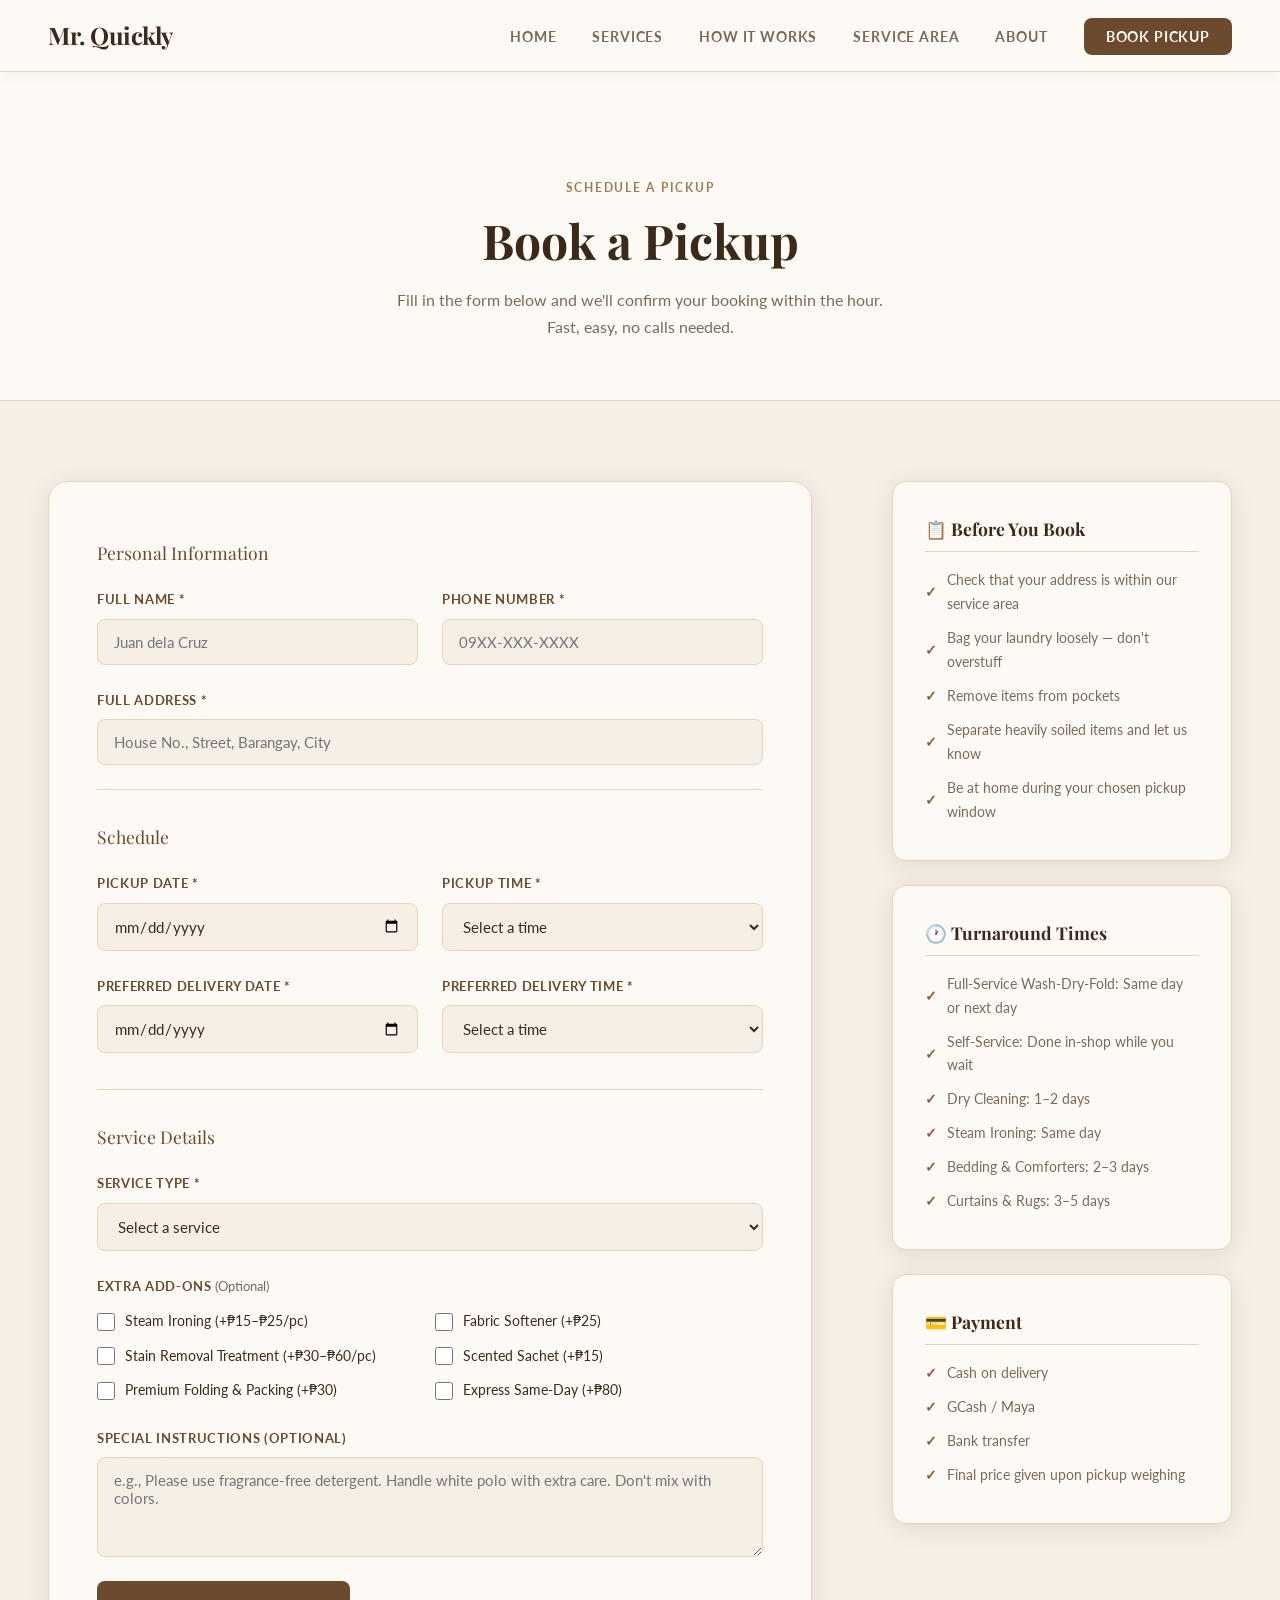
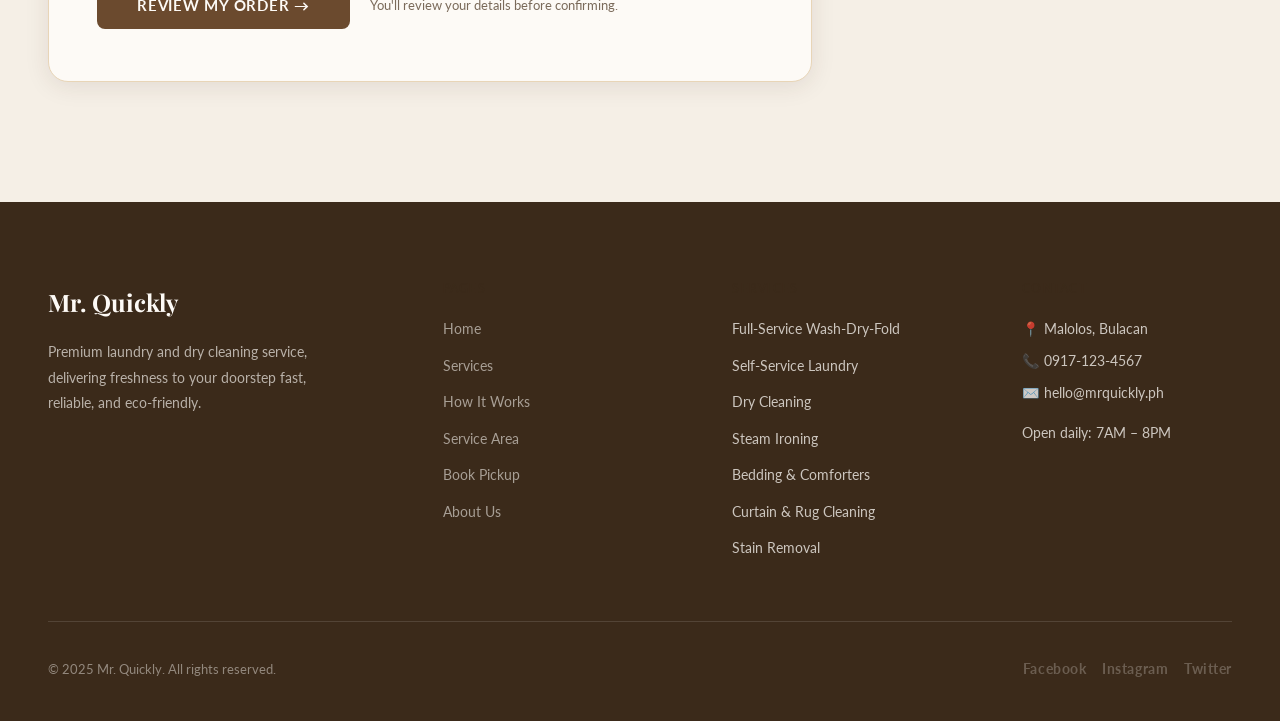
<file: book.html>
<!DOCTYPE html>
<html lang="en">
<head>
  <meta charset="UTF-8" />
  <meta name="viewport" content="width=device-width, initial-scale=1.0" />
  <title>Book a Pickup — Mr. Quickly</title>
  <link rel="stylesheet" href="style.css" />
  <style>
    /* ── ORDER SUMMARY PANEL ── */
    #order-summary {
      display: none;
      background: var(--white);
      border-radius: 20px;
      padding: 52px 48px;
      border: 1px solid var(--beige-mid);
      box-shadow: var(--shadow);
    }

    #order-summary h2 {
      font-size: 1.8rem;
      margin-bottom: 6px;
    }

    #order-summary .summary-subtitle {
      font-size: 0.9rem;
      color: var(--gray-warm);
      margin-bottom: 36px;
    }

    .summary-section {
      margin-bottom: 28px;
    }

    .summary-section-title {
      font-size: 0.75rem;
      font-weight: 700;
      letter-spacing: 0.12em;
      text-transform: uppercase;
      color: var(--brown-light);
      margin-bottom: 14px;
      padding-bottom: 8px;
      border-bottom: 1px solid var(--beige-mid);
    }

    .summary-row {
      display: flex;
      justify-content: space-between;
      align-items: flex-start;
      gap: 24px;
      margin-bottom: 10px;
      font-size: 0.92rem;
    }

    .summary-row .label {
      color: var(--gray-warm);
      flex-shrink: 0;
      min-width: 160px;
    }

    .summary-row .value {
      font-weight: 700;
      color: var(--brown-deep);
      text-align: right;
    }

    .summary-addons {
      font-size: 0.88rem;
      color: var(--gray-warm);
      margin-top: 4px;
    }

    .summary-price-box {
      background: var(--beige);
      border-radius: var(--radius-sm);
      padding: 20px 24px;
      margin: 28px 0;
      border: 1px solid var(--beige-mid);
    }

    .summary-price-box p {
      font-size: 0.82rem;
      color: var(--gray-warm);
      line-height: 1.7;
    }

    .summary-price-box strong {
      color: var(--brown-deep);
    }

    .summary-actions {
      display: flex;
      gap: 16px;
      align-items: center;
      margin-top: 32px;
    }

    .btn-secondary {
      display: inline-block;
      background: transparent;
      color: var(--brown-mid);
      padding: 13px 28px;
      border-radius: var(--radius-sm);
      font-family: 'Lato', sans-serif;
      font-size: 0.9rem;
      font-weight: 700;
      letter-spacing: 0.05em;
      text-transform: uppercase;
      border: 2px solid var(--beige-mid);
      cursor: pointer;
    }

    .btn-secondary:hover {
      border-color: var(--brown-mid);
    }

    .summary-note {
      font-size: 0.8rem;
      color: var(--gray-warm);
    }

    .summary-instructions {
      font-size: 0.88rem;
      color: var(--brown-deep);
      font-style: italic;
      background: var(--beige);
      padding: 12px 16px;
      border-radius: var(--radius-sm);
      margin-top: 4px;
    }

    /* ── LAUNDRY STEP CARDS ── */
    .laundry-steps-grid {
      display: grid;
      grid-template-columns: repeat(3, 1fr);
      gap: 14px;
      margin-bottom: 14px;
    }

    .laundry-step-card {
      cursor: pointer;
      display: block;
    }

    .laundry-step-card input[type="checkbox"] {
      display: none;
    }

    .step-card-inner {
      display: flex;
      flex-direction: column;
      gap: 10px;
      background: var(--beige);
      border: 2px solid var(--beige-mid);
      border-radius: var(--radius);
      padding: 20px 18px;
      transition: border-color 0.15s, background 0.15s, box-shadow 0.15s;
      height: 100%;
    }

    .laundry-step-card:hover .step-card-inner {
      border-color: var(--brown-light);
    }

    .laundry-step-card input:checked ~ .step-card-inner {
      border-color: var(--brown-mid);
      background: var(--white);
      box-shadow: 0 0 0 3px rgba(107,74,46,0.12);
    }

    .step-card-icon {
      font-size: 1.8rem;
      line-height: 1;
    }

    .step-card-body strong {
      display: block;
      font-family: 'Playfair Display', serif;
      font-size: 1rem;
      color: var(--brown-deep);
      margin-bottom: 4px;
    }

    .step-card-body span {
      display: block;
      font-size: 0.82rem;
      color: var(--gray-warm);
      line-height: 1.6;
      margin-bottom: 10px;
    }

    .step-card-price {
      font-size: 0.85rem;
      font-weight: 700;
      color: var(--brown-accent);
      letter-spacing: 0.02em;
    }

    .laundry-note {
      font-size: 0.83rem;
      color: var(--gray-warm);
      background: var(--beige);
      border-left: 3px solid var(--tan);
      padding: 10px 14px;
      border-radius: 0 var(--radius-sm) var(--radius-sm) 0;
      margin-bottom: 24px;
      line-height: 1.6;
    }

    #laundry-steps-error {
      display: none;
      color: #c0392b;
      font-size: 0.78rem;
      margin-bottom: 10px;
    }

    #laundry-steps-error.show {
      display: block !important;
    }

    .step-card-inner.error-border {
      border-color: #c0392b !important;
    }
  </style>
</head>
<body>

  <!-- NAVBAR -->
  <nav class="navbar">
    <div class="navbar-inner">
      <a href="index.html" class="navbar-logo">Mr. Quickly</a>
      <ul class="navbar-links">
        <li><a href="index.html">Home</a></li>
        <li><a href="services.html">Services</a></li>
        <li><a href="how-it-works.html">How It Works</a></li>
        <li><a href="service-area.html">Service Area</a></li>
        <li><a href="about.html">About</a></li>
        <li class="nav-cta"><a href="book.html" class="active">Book Pickup</a></li>
      </ul>
    </div>
  </nav>

  <div class="page-content">

    <!-- HERO -->
    <section class="book-hero">
      <span class="section-label">Schedule a Pickup</span>
      <h1>Book a Pickup</h1>
      <p>Fill in the form below and we'll confirm your booking within the hour. Fast, easy, no calls needed.</p>
    </section>

    <!-- BOOKING FORM -->
    <section class="book-section">

      <div class="book-form-wrap">

        <!-- STEP 1: FORM -->
        <form class="laundry-form" id="bookingForm" novalidate>

          <p class="form-section-title">Personal Information</p>

          <div class="form-row">
            <div class="form-group">
              <label for="name">Full Name *</label>
              <input type="text" id="name" name="name" placeholder="Juan dela Cruz" />
              <span class="error-msg" id="name-error">Please enter your full name.</span>
            </div>
            <div class="form-group">
              <label for="phone">Phone Number *</label>
              <input type="tel" id="phone" name="phone" placeholder="09XX-XXX-XXXX" />
              <span class="error-msg" id="phone-error">Please enter a valid phone number.</span>
            </div>
          </div>

          <div class="form-group">
            <label for="address">Full Address *</label>
            <input type="text" id="address" name="address" placeholder="House No., Street, Barangay, City" />
            <span class="error-msg" id="address-error">Please enter your full address.</span>
          </div>

          <hr class="form-divider" />
          <p class="form-section-title">Schedule</p>

          <div class="form-row">
            <div class="form-group">
              <label for="pickup-date">Pickup Date *</label>
              <input type="date" id="pickup-date" name="pickup-date" />
              <span class="error-msg" id="pickup-date-error">Please select a pickup date.</span>
            </div>
            <div class="form-group">
              <label for="pickup-time">Pickup Time *</label>
              <select id="pickup-time" name="pickup-time">
                <option value="">Select a time</option>
                <option>7:00 AM – 9:00 AM</option>
                <option>9:00 AM – 11:00 AM</option>
                <option>11:00 AM – 1:00 PM</option>
                <option>1:00 PM – 3:00 PM</option>
                <option>3:00 PM – 5:00 PM</option>
                <option>5:00 PM – 7:00 PM</option>
              </select>
              <span class="error-msg" id="pickup-time-error">Please select a pickup time.</span>
            </div>
          </div>

          <div class="form-row">
            <div class="form-group">
              <label for="delivery-date">Preferred Delivery Date *</label>
              <input type="date" id="delivery-date" name="delivery-date" />
              <span class="error-msg" id="delivery-date-error">Please select a delivery date.</span>
            </div>
            <div class="form-group">
              <label for="delivery-time">Preferred Delivery Time *</label>
              <select id="delivery-time" name="delivery-time">
                <option value="">Select a time</option>
                <option>7:00 AM – 9:00 AM</option>
                <option>9:00 AM – 11:00 AM</option>
                <option>11:00 AM – 1:00 PM</option>
                <option>1:00 PM – 3:00 PM</option>
                <option>3:00 PM – 5:00 PM</option>
                <option>5:00 PM – 7:00 PM</option>
              </select>
              <span class="error-msg" id="delivery-time-error">Please select a delivery time.</span>
            </div>
          </div>

          <hr class="form-divider" />
          <p class="form-section-title">Service Details</p>

          <div class="form-group">
            <label for="service-type">Service Type *</label>
            <select id="service-type" name="service-type">
              <option value="">Select a service</option>
              <option value="laundry">Laundry (Wash / Dry / Fold — choose below)</option>
              <option value="ironing">Steam Ironing & Pressing — ₱15–₱25/piece</option>
              <option value="bedding">Bedding & Comforter Cleaning — ₱250–₱450/set</option>
              <option value="curtains">Curtain & Rug Cleaning — ₱150–₱300/piece</option>
              <option value="stain">Stain Removal Treatment — ₱30–₱60/item</option>
            </select>
            <span class="error-msg" id="service-type-error">Please select a service type.</span>
          </div>

          <!-- LAUNDRY OPTIONS — shown only when "Laundry" is selected -->
          <div id="laundry-options" style="display:none;">
            <label class="checkboxes-label">Laundry Steps <span style="font-weight:400;text-transform:none;letter-spacing:0;color:var(--gray-warm);font-size:0.82rem;">— pick at least one *</span></label>
            <span class="error-msg" id="laundry-steps-error" style="display:none; color:#c0392b; font-size:0.78rem; margin-bottom:10px; display:none;">Please select at least one laundry step.</span>
            <div class="laundry-steps-grid">

              <label class="laundry-step-card" id="card-wash">
                <input type="checkbox" name="laundry-step" value="wash" id="step-wash" />
                <div class="step-card-inner">
                  <div class="step-card-icon">🫧</div>
                  <div class="step-card-body">
                    <strong>Wash</strong>
                    <span>Machine wash with premium detergent, sorted by color &amp; fabric type.</span>
                    <div class="step-card-price">₱40–₱55 / kg</div>
                  </div>
                </div>
              </label>

              <label class="laundry-step-card" id="card-dry">
                <input type="checkbox" name="laundry-step" value="dry" id="step-dry" />
                <div class="step-card-inner">
                  <div class="step-card-icon">🌬️</div>
                  <div class="step-card-body">
                    <strong>Dry</strong>
                    <span>Commercial tumble drying at correct temperature per fabric.</span>
                    <div class="step-card-price">₱25–₱35 / kg</div>
                  </div>
                </div>
              </label>

              <label class="laundry-step-card" id="card-fold">
                <input type="checkbox" name="laundry-step" value="fold" id="step-fold" />
                <div class="step-card-inner">
                  <div class="step-card-icon">👕</div>
                  <div class="step-card-body">
                    <strong>Fold</strong>
                    <span>Neatly folded and sealed in packaging, ready to put away.</span>
                    <div class="step-card-price">₱15–₱20 / kg</div>
                  </div>
                </div>
              </label>

            </div>
            <p class="laundry-note">💡 Selecting all three (Wash + Dry + Fold) gives you our full laundry service at <strong>₱75–₱90/kg</strong>.</p>
          </div>

          <label class="checkboxes-label" style="margin-top:8px;">Extra Add-Ons <span style="font-weight:400;text-transform:none;letter-spacing:0;color:var(--gray-warm);font-size:0.82rem;">(Optional)</span></label>
          <div class="checkboxes-grid">
            <label class="checkbox-item">
              <input type="checkbox" name="addons" value="Steam Ironing (+₱15–₱25/pc)" />
              Steam Ironing (+₱15–₱25/pc)
            </label>
            <label class="checkbox-item">
              <input type="checkbox" name="addons" value="Fabric Softener (+₱25)" />
              Fabric Softener (+₱25)
            </label>
            <label class="checkbox-item">
              <input type="checkbox" name="addons" value="Stain Removal Treatment (+₱30–₱60/pc)" />
              Stain Removal Treatment (+₱30–₱60/pc)
            </label>
            <label class="checkbox-item">
              <input type="checkbox" name="addons" value="Scented Sachet (+₱15)" />
              Scented Sachet (+₱15)
            </label>
            <label class="checkbox-item">
              <input type="checkbox" name="addons" value="Premium Folding & Packing (+₱30)" />
              Premium Folding & Packing (+₱30)
            </label>
            <label class="checkbox-item">
              <input type="checkbox" name="addons" value="Express Same-Day (+₱80)" />
              Express Same-Day (+₱80)
            </label>
          </div>

          <div class="form-group">
            <label for="instructions">Special Instructions (Optional)</label>
            <textarea id="instructions" name="instructions" placeholder="e.g., Please use fragrance-free detergent. Handle white polo with extra care. Don't mix with colors."></textarea>
          </div>

          <div class="form-submit-row">
            <button type="submit" class="btn-primary">Review My Order →</button>
            <span class="form-note">You'll review your details before confirming.</span>
          </div>

        </form>

        <!-- STEP 2: ORDER SUMMARY -->
        <div id="order-summary">
          <span class="section-label">Step 2 of 2</span>
          <h2>Review Your Order</h2>
          <p class="summary-subtitle">Please check your details before confirming. You can go back to make changes.</p>

          <div class="summary-section">
            <div class="summary-section-title">Customer Information</div>
            <div class="summary-row"><span class="label">Name</span><span class="value" id="sum-name"></span></div>
            <div class="summary-row"><span class="label">Phone</span><span class="value" id="sum-phone"></span></div>
            <div class="summary-row"><span class="label">Address</span><span class="value" id="sum-address"></span></div>
          </div>

          <div class="summary-section">
            <div class="summary-section-title">Schedule</div>
            <div class="summary-row"><span class="label">Pickup Date & Time</span><span class="value" id="sum-pickup"></span></div>
            <div class="summary-row"><span class="label">Delivery Date & Time</span><span class="value" id="sum-delivery"></span></div>
          </div>

          <div class="summary-section">
            <div class="summary-section-title">Service</div>
            <div class="summary-row"><span class="label">Service Type</span><span class="value" id="sum-service"></span></div>
            <div class="summary-row" id="sum-steps-row" style="display:none;"><span class="label">Pricing</span><span class="value" id="sum-steps"></span></div>
            <div class="summary-row" id="sum-addons-row">
              <span class="label">Add-Ons</span>
              <span class="value" id="sum-addons"></span>
            </div>
            <div id="sum-instructions-row" style="display:none;">
              <div class="summary-row"><span class="label">Special Instructions</span></div>
              <div class="summary-instructions" id="sum-instructions"></div>
            </div>
          </div>

          <div class="summary-price-box">
            <p>💡 <strong>Final price is determined upon pickup</strong> based on actual weight or item count. The rates shown are estimates only. We'll send you a breakdown via SMS after pickup.</p>
          </div>

          <div class="summary-actions">
            <button type="button" class="btn-primary" id="confirmBtn">Confirm Booking ✓</button>
            <button type="button" class="btn-secondary" id="backBtn">← Edit Details</button>
            <span class="summary-note">SMS confirmation within the hour.</span>
          </div>
        </div>

        <!-- STEP 3: CONFIRMATION -->
        <div id="confirmation-msg">
          <h3>🎉 Booking Confirmed!</h3>
          <p>Thank you! We've received your booking and will send an SMS confirmation to your number shortly. See you on pickup day!</p>
        </div>

      </div>

      <!-- SIDEBAR -->
      <div class="book-sidebar">

        <div class="sidebar-card">
          <h3>📋 Before You Book</h3>
          <ul>
            <li>Check that your address is within our service area</li>
            <li>Bag your laundry loosely — don't overstuff</li>
            <li>Remove items from pockets</li>
            <li>Separate heavily soiled items and let us know</li>
            <li>Be at home during your chosen pickup window</li>
          </ul>
        </div>

        <div class="sidebar-card">
          <h3>🕐 Turnaround Times</h3>
          <ul>
            <li>Full-Service Wash-Dry-Fold: Same day or next day</li>
            <li>Self-Service: Done in-shop while you wait</li>
            <li>Dry Cleaning: 1–2 days</li>
            <li>Steam Ironing: Same day</li>
            <li>Bedding & Comforters: 2–3 days</li>
            <li>Curtains & Rugs: 3–5 days</li>
          </ul>
        </div>

        <div class="sidebar-card">
          <h3>💳 Payment</h3>
          <ul>
            <li>Cash on delivery</li>
            <li>GCash / Maya</li>
            <li>Bank transfer</li>
            <li>Final price given upon pickup weighing</li>
          </ul>
        </div>

      </div>

    </section>

  </div>

  <!-- FOOTER -->
  <footer class="footer">
    <div class="footer-inner">
      <div class="footer-top">
        <div class="footer-brand">
          <div class="footer-logo">Mr. Quickly</div>
          <p>Premium laundry and dry cleaning service, delivering freshness to your doorstep fast, reliable, and eco-friendly.</p>
        </div>
        <div class="footer-col">
          <h4>Pages</h4>
          <ul>
            <li><a href="index.html">Home</a></li>
            <li><a href="services.html">Services</a></li>
            <li><a href="how-it-works.html">How It Works</a></li>
            <li><a href="service-area.html">Service Area</a></li>
            <li><a href="book.html">Book Pickup</a></li>
            <li><a href="about.html">About Us</a></li>
          </ul>
        </div>
        <div class="footer-col">
          <h4>Services</h4>
          <ul>
            <li>Full-Service Wash-Dry-Fold</li>
            <li>Self-Service Laundry</li>
            <li>Dry Cleaning</li>
            <li>Steam Ironing</li>
            <li>Bedding & Comforters</li>
            <li>Curtain & Rug Cleaning</li>
            <li>Stain Removal</li>
          </ul>
        </div>
        <div class="footer-col footer-contact">
          <h4>Contact</h4>
          <p>📍 Malolos, Bulacan</p>
          <p>📞 0917-123-4567</p>
          <p>✉️ hello@mrquickly.ph</p>
          <p style="margin-top:16px;">Open daily: 7AM – 8PM</p>
        </div>
      </div>
      <div class="footer-bottom">
        <span>© 2025 Mr. Quickly. All rights reserved.</span>
        <div class="social-links">
          <a href="#">Facebook</a>
          <a href="#">Instagram</a>
          <a href="#">Twitter</a>
        </div>
      </div>
    </div>
  </footer>

  <script src="script.js"></script>
</body>
</html>
</file>
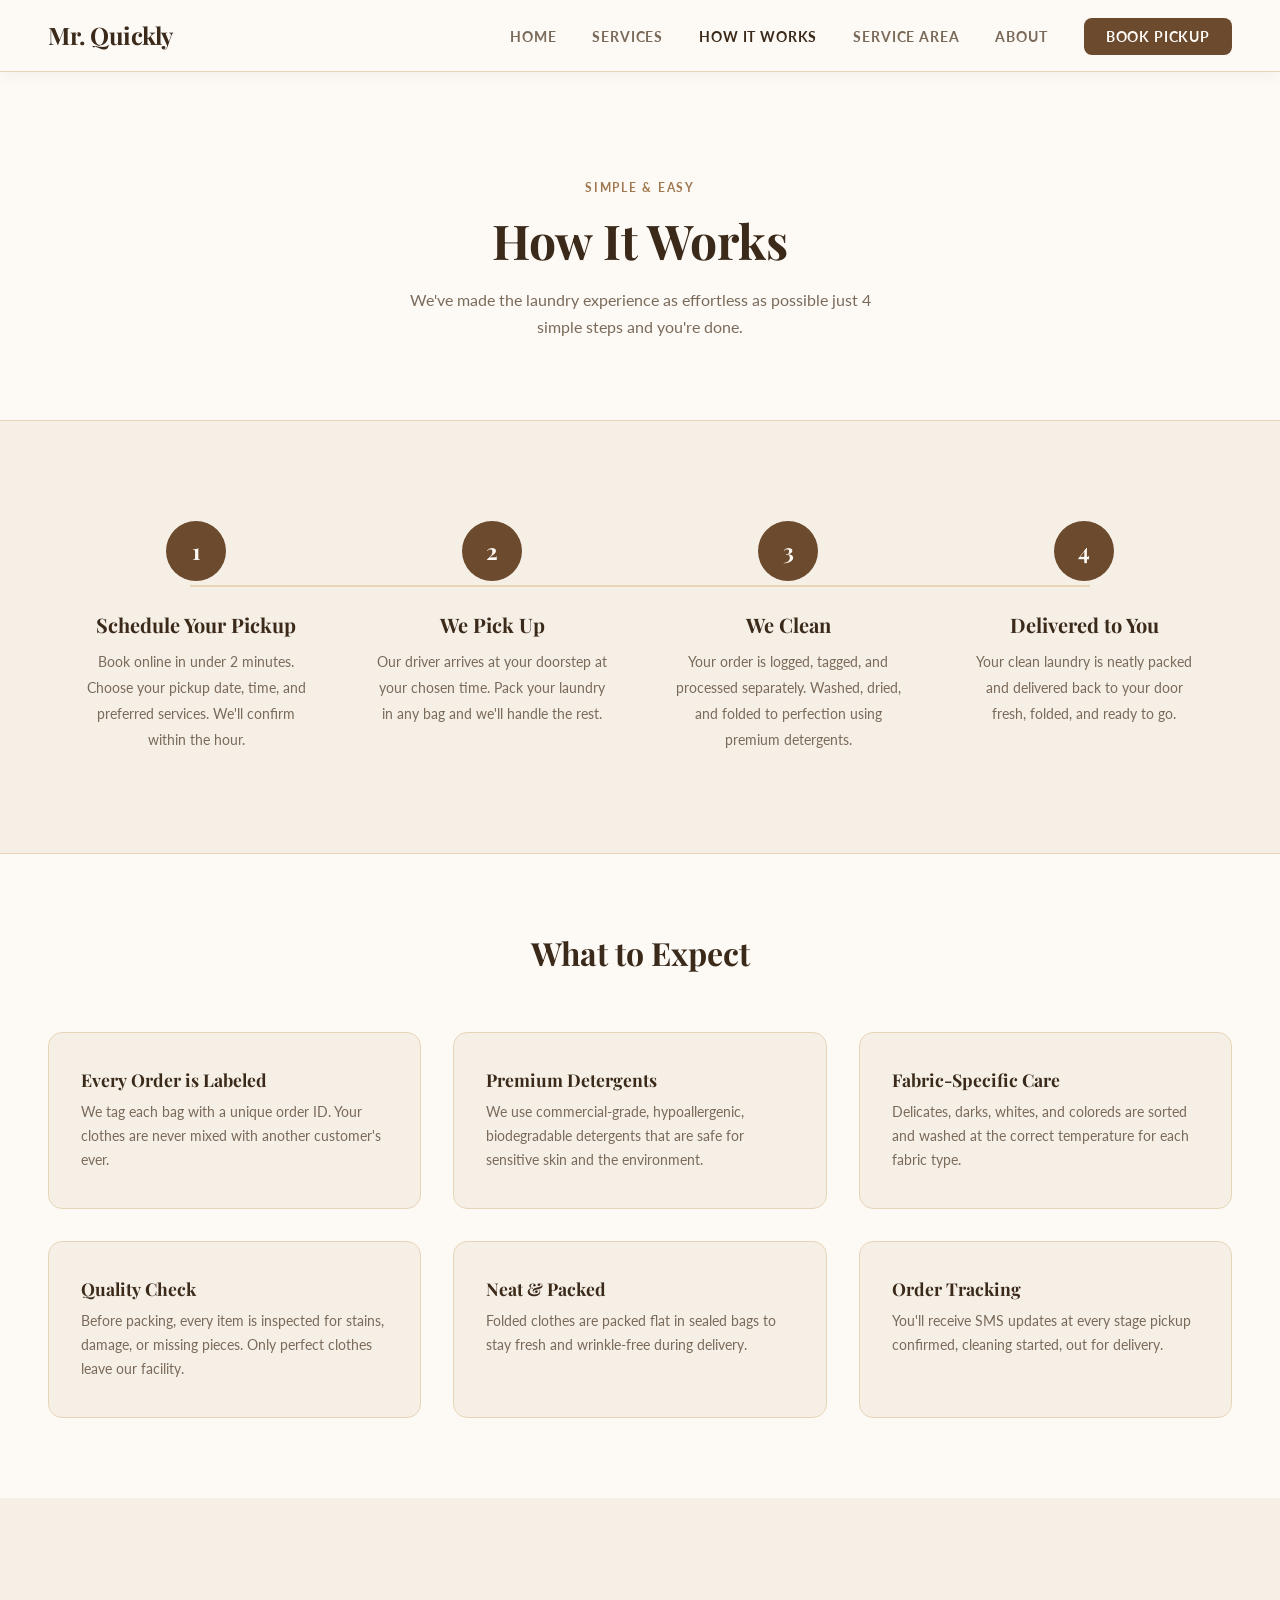
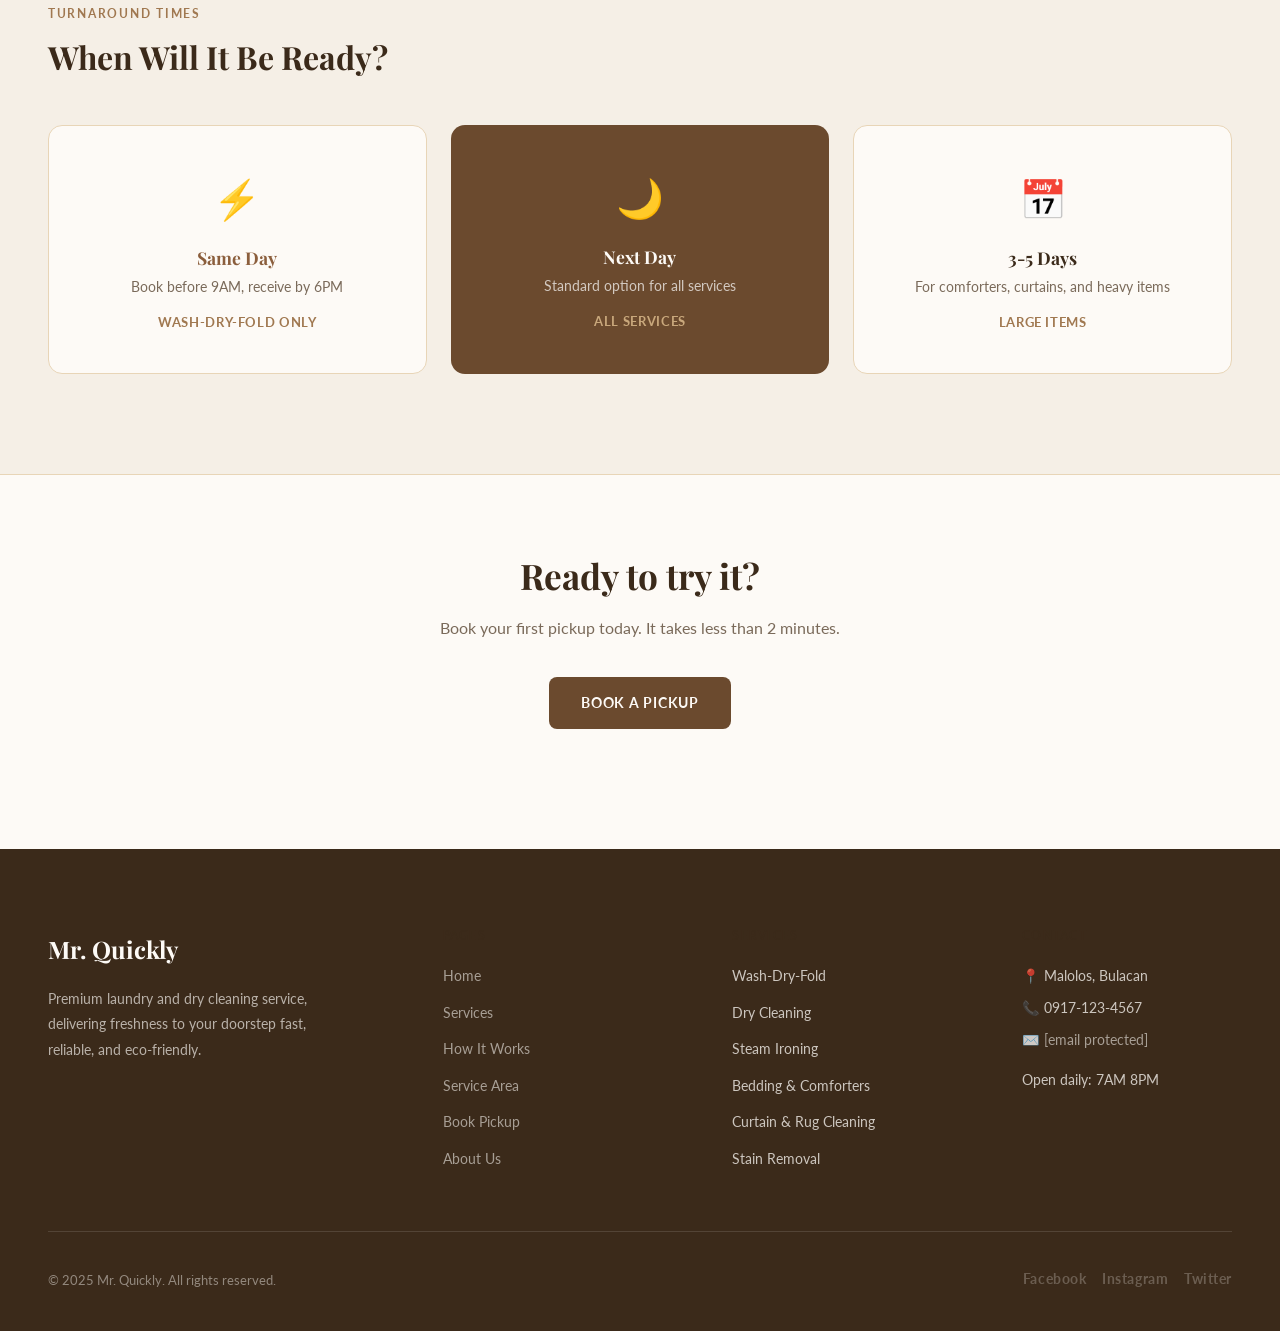
<file: how-it-works.html>
<!DOCTYPE html>
<html lang="en">
<head>
  <meta charset="UTF-8" />
  <meta name="viewport" content="width=device-width, initial-scale=1.0" />
  <title>How It Works Mr. Quickly</title>
  <link rel="stylesheet" href="style.css" />
</head>
<body>

  <!-- NAVBAR -->
  <nav class="navbar">
    <div class="navbar-inner">
      <a href="index.html" class="navbar-logo">Mr. Quickly</a>
      <ul class="navbar-links">
        <li><a href="index.html">Home</a></li>
        <li><a href="services.html">Services</a></li>
        <li><a href="how-it-works.html" class="active">How It Works</a></li>
        <li><a href="service-area.html">Service Area</a></li>
        <li><a href="about.html">About</a></li>
        <li class="nav-cta"><a href="book.html">Book Pickup</a></li>
      </ul>
    </div>
  </nav>

  <div class="page-content">

    <!-- HERO -->
    <section class="hiw-hero">
      <span class="section-label">Simple & Easy</span>
      <h1>How It Works</h1>
      <p>We've made the laundry experience as effortless as possible just 4 simple steps and you're done.</p>
    </section>

    <!-- STEPS -->
    <section class="steps-section">
      <div class="steps-grid">
        <div class="step-card">
          <div class="step-num">1</div>
          <h3>Schedule Your Pickup</h3>
          <p>Book online in under 2 minutes. Choose your pickup date, time, and preferred services. We'll confirm within the hour.</p>
        </div>
        <div class="step-card">
          <div class="step-num">2</div>
          <h3>We Pick Up</h3>
          <p>Our driver arrives at your doorstep at your chosen time. Pack your laundry in any bag and we'll handle the rest.</p>
        </div>
        <div class="step-card">
          <div class="step-num">3</div>
          <h3>We Clean</h3>
          <p>Your order is logged, tagged, and processed separately. Washed, dried, and folded to perfection using premium detergents.</p>
        </div>
        <div class="step-card">
          <div class="step-num">4</div>
          <h3>Delivered to You</h3>
          <p>Your clean laundry is neatly packed and delivered back to your door fresh, folded, and ready to go.</p>
        </div>
      </div>
    </section>

    <!-- DETAILS SECTION -->
    <section class="hiw-details">
      <div class="hiw-details-inner">
        <h2>What to Expect</h2>
        <div class="hiw-details-grid">

          <div class="hiw-detail-card">
            <h4>Every Order is Labeled</h4>
            <p>We tag each bag with a unique order ID. Your clothes are never mixed with another customer's ever.</p>
          </div>

          <div class="hiw-detail-card">
            <h4>Premium Detergents</h4>
            <p>We use commercial-grade, hypoallergenic, biodegradable detergents that are safe for sensitive skin and the environment.</p>
          </div>

          <div class="hiw-detail-card">
            <h4>Fabric-Specific Care</h4>
            <p>Delicates, darks, whites, and coloreds are sorted and washed at the correct temperature for each fabric type.</p>
          </div>

          <div class="hiw-detail-card">
            <h4>Quality Check</h4>
            <p>Before packing, every item is inspected for stains, damage, or missing pieces. Only perfect clothes leave our facility.</p>
          </div>

          <div class="hiw-detail-card">
            <h4>Neat & Packed</h4>
            <p>Folded clothes are packed flat in sealed bags to stay fresh and wrinkle-free during delivery.</p>
          </div>

          <div class="hiw-detail-card">
            <h4>Order Tracking</h4>
            <p>You'll receive SMS updates at every stage pickup confirmed, cleaning started, out for delivery.</p>
          </div>

        </div>
      </div>
    </section>

    <!-- TURNAROUND TIMES -->
    <section style="padding: 100px 48px; max-width: 1360px; margin: 0 auto;">
      <span class="section-label">Turnaround Times</span>
      <h2 style="font-size: 2rem; margin-bottom: 48px;">When Will It Be Ready?</h2>

      <div style="display: grid; grid-template-columns: repeat(3, 1fr); gap: 24px;">

        <div style="background: var(--white); border-radius: var(--radius); padding: 40px 32px; border: 1px solid var(--beige-mid); text-align: center;">
          <div style="font-size: 2.4rem; margin-bottom: 16px;">⚡</div>
          <h3 style="font-size: 1.1rem; margin-bottom: 8px; color: var(--brown-accent);">Same Day</h3>
          <p style="font-size: 0.85rem; color: var(--gray-warm); margin-bottom: 12px;">Book before 9AM, receive by 6PM</p>
          <p style="font-size: 0.82rem; color: var(--brown-light); font-weight: 700; text-transform: uppercase; letter-spacing: 0.05em;">Wash-Dry-Fold only</p>
        </div>

        <div style="background: var(--brown-mid); border-radius: var(--radius); padding: 40px 32px; text-align: center;">
          <div style="font-size: 2.4rem; margin-bottom: 16px;">🌙</div>
          <h3 style="font-size: 1.1rem; margin-bottom: 8px; color: var(--white);">Next Day</h3>
          <p style="font-size: 0.85rem; color: rgba(255,255,255,0.7); margin-bottom: 12px;">Standard option for all services</p>
          <p style="font-size: 0.82rem; color: var(--tan); font-weight: 700; text-transform: uppercase; letter-spacing: 0.05em;">All services</p>
        </div>

        <div style="background: var(--white); border-radius: var(--radius); padding: 40px 32px; border: 1px solid var(--beige-mid); text-align: center;">
          <div style="font-size: 2.4rem; margin-bottom: 16px;">📅</div>
          <h3 style="font-size: 1.1rem; margin-bottom: 8px;">3-5 Days</h3>
          <p style="font-size: 0.85rem; color: var(--gray-warm); margin-bottom: 12px;">For comforters, curtains, and heavy items</p>
          <p style="font-size: 0.82rem; color: var(--brown-light); font-weight: 700; text-transform: uppercase; letter-spacing: 0.05em;">Large items</p>
        </div>

      </div>
    </section>

    <!-- CTA -->
    <section style="padding: 80px 48px 120px; text-align: center; background: var(--white); border-top: 1px solid var(--beige-mid);">
      <h2 style="font-size: 2.2rem; margin-bottom: 16px;">Ready to try it?</h2>
      <p style="color: var(--gray-warm); margin-bottom: 36px; max-width: 440px; margin-left: auto; margin-right: auto;">Book your first pickup today. It takes less than 2 minutes.</p>
      <a href="book.html" class="btn-primary">Book a Pickup</a>
    </section>

  </div>

  <!-- FOOTER -->
  <footer class="footer">
    <div class="footer-inner">
      <div class="footer-top">
        <div class="footer-brand">
          <div class="footer-logo">Mr. Quickly</div>
          <p>Premium laundry and dry cleaning service, delivering freshness to your doorstep fast, reliable, and eco-friendly.</p>
        </div>
        <div class="footer-col">
          <h4>Pages</h4>
          <ul>
            <li><a href="index.html">Home</a></li>
            <li><a href="services.html">Services</a></li>
            <li><a href="how-it-works.html">How It Works</a></li>
            <li><a href="service-area.html">Service Area</a></li>
            <li><a href="book.html">Book Pickup</a></li>
            <li><a href="about.html">About Us</a></li>
          </ul>
        </div>
        <div class="footer-col">
          <h4>Services</h4>
          <ul>
            <li>Wash-Dry-Fold</li>
            <li>Dry Cleaning</li>
            <li>Steam Ironing</li>
            <li>Bedding & Comforters</li>
            <li>Curtain & Rug Cleaning</li>
            <li>Stain Removal</li>
          </ul>
        </div>
        <div class="footer-col footer-contact">
          <h4>Contact</h4>
          <p>📍 Malolos, Bulacan</p>
          <p>📞 0917-123-4567</p>
          <p>✉️ <a href="/cdn-cgi/l/email-protection" class="__cf_email__" data-cfemail="adc5c8c1c1c2eddddfc8ded9c2daccdec583ddc5">[email&#160;protected]</a></p>
          <p style="margin-top:16px;">Open daily: 7AM 8PM</p>
        </div>
      </div>
      <div class="footer-bottom">
        <span>© 2025 Mr. Quickly. All rights reserved.</span>
        <div class="social-links">
          <a href="#">Facebook</a>
          <a href="#">Instagram</a>
          <a href="#">Twitter</a>
        </div>
      </div>
    </div>
  </footer>
</body>
</html>
</file>
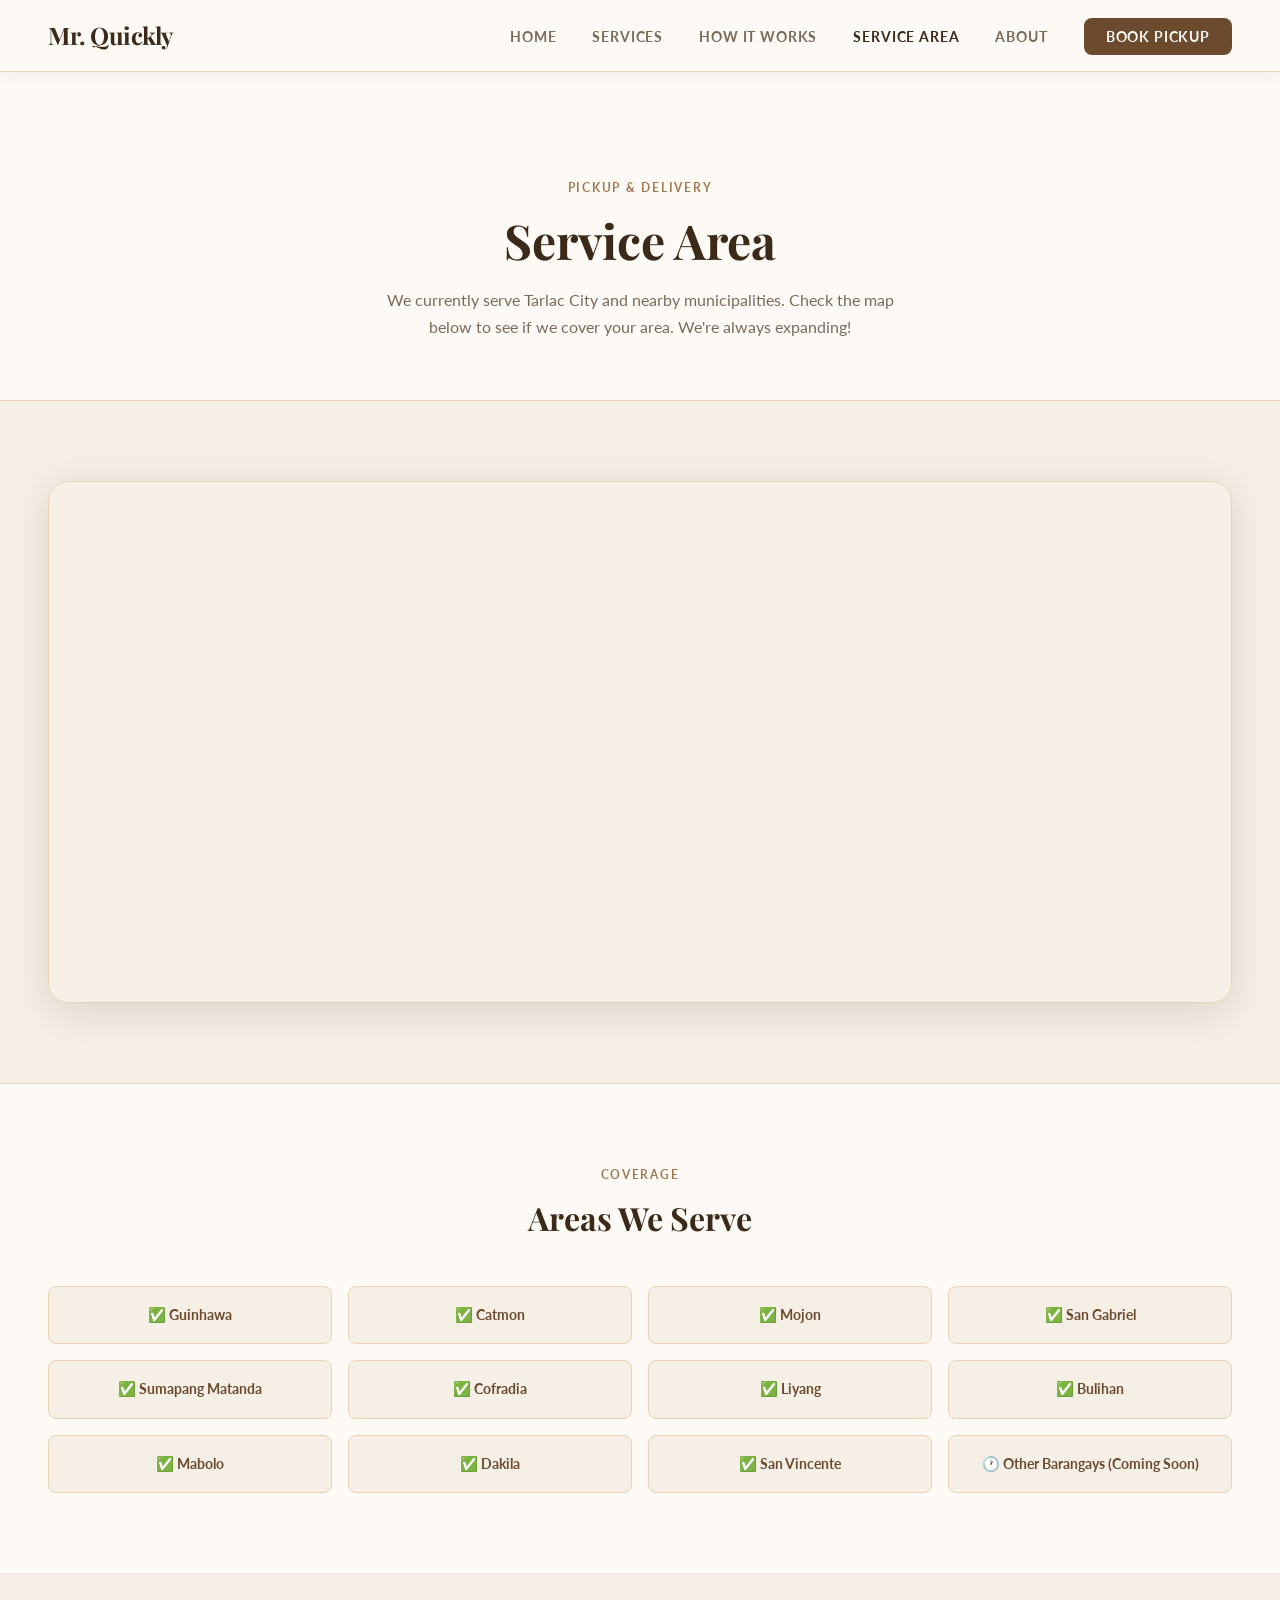
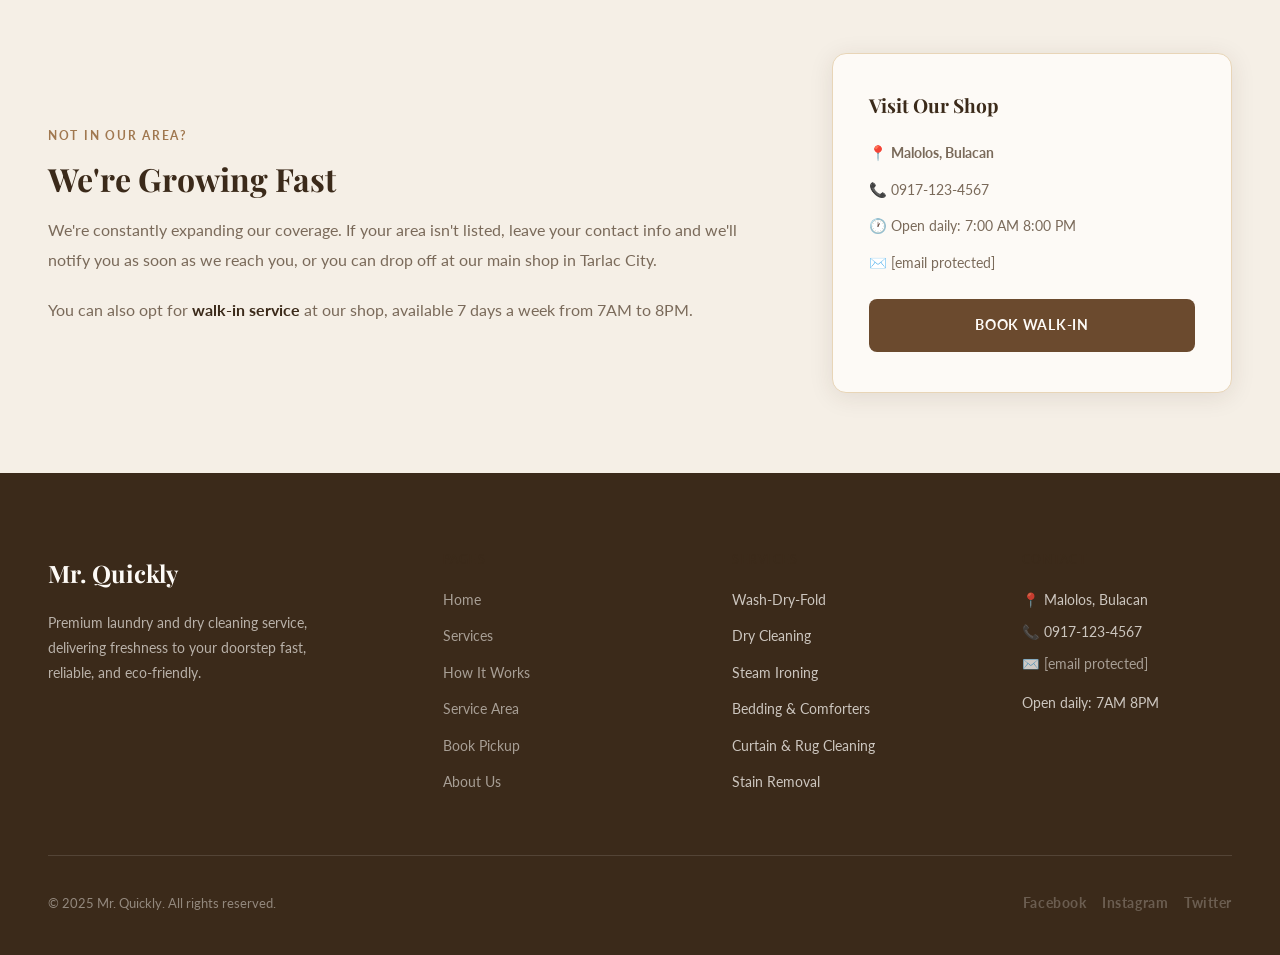
<file: service-area.html>
<!DOCTYPE html>
<html lang="en">
<head>
  <meta charset="UTF-8" />
  <meta name="viewport" content="width=device-width, initial-scale=1.0" />
  <title>Service Area Mr. Quickly</title>
  <link rel="stylesheet" href="style.css" />
</head>
<body>

  <!-- NAVBAR -->
  <nav class="navbar">
    <div class="navbar-inner">
      <a href="index.html" class="navbar-logo">Mr. Quickly</a>
      <ul class="navbar-links">
        <li><a href="index.html">Home</a></li>
        <li><a href="services.html">Services</a></li>
        <li><a href="how-it-works.html">How It Works</a></li>
        <li><a href="service-area.html" class="active">Service Area</a></li>
        <li><a href="about.html">About</a></li>
        <li class="nav-cta"><a href="book.html">Book Pickup</a></li>
      </ul>
    </div>
  </nav>

  <div class="page-content">

    <!-- HERO -->
    <section class="area-hero" style="background: var(--white); padding: 100px 48px 60px; text-align: center; border-bottom: 1px solid var(--beige-mid);">
      <span class="section-label">Pickup & Delivery</span>
      <h1>Service Area</h1>
      <p style="max-width: 540px; margin: 0 auto; color: var(--gray-warm);">We currently serve Tarlac City and nearby municipalities. Check the map below to see if we cover your area. We're always expanding!</p>
    </section>

    <!-- MAP -->
    <section class="map-section">
      <div class="map-wrapper">
        <!-- Replace with your actual Google Maps embed URL -->
        <iframe
          src="https://www.google.com/maps/embed?pb=!1m18!1m12!1m3!1d123425.05658320354!2d120.82377045!3d14.8234049!2m3!1f0!2f0!3f0!3m2!1i1024!2i768!4f13.1!3m3!1m2!1s0x339653af937db881%3A0x32b2f559d7f23f59!2sMalolos%2C%20Bulacan!5e0!3m2!1sen!2sph!4v1775028695730!5m2!1sen!2sph"
          allowfullscreen=""
          loading="lazy"
          referrerpolicy="no-referrer-when-downgrade"
          title="Mr. Quickly Service Area Map">
        </iframe>
      </div>
    </section>

    <!-- AREAS LIST -->
    <section class="areas-grid">
      <div class="areas-grid-inner">
        <span class="section-label" style="display: block; text-align: center;">Coverage</span>
        <h2>Areas We Serve</h2>
        <div class="areas-list">
          <div class="area-tag">✅ Guinhawa</div>
          <div class="area-tag">✅ Catmon</div>
          <div class="area-tag">✅ Mojon</div>
          <div class="area-tag">✅ San Gabriel</div>
          <div class="area-tag">✅ Sumapang Matanda</div>
          <div class="area-tag">✅ Cofradia</div>
          <div class="area-tag">✅ Liyang</div>
          <div class="area-tag">✅ Bulihan</div>
          <div class="area-tag">✅ Mabolo</div>
          <div class="area-tag">✅ Dakila</div>
          <div class="area-tag">✅ San Vincente</div>
          <div class="area-tag">🕐 Other Barangays (Coming Soon)</div>
        </div>
      </div>
    </section>

    <!-- NOT IN AREA -->
    <section style="padding: 80px 48px; max-width: 1360px; margin: 0 auto; display: flex; gap: 60px; align-items: center;">
      <div style="flex: 1;">
        <span class="section-label">Not in our area?</span>
        <h2 style="font-size: 2rem; margin-bottom: 16px;">We're Growing Fast</h2>
        <p style="color: var(--gray-warm); line-height: 1.9; margin-bottom: 20px;">We're constantly expanding our coverage. If your area isn't listed, leave your contact info and we'll notify you as soon as we reach you, or you can drop off at our main shop in Tarlac City.</p>
        <p style="color: var(--gray-warm); line-height: 1.9;">You can also opt for <strong style="color: var(--brown-deep);">walk-in service</strong> at our shop, available 7 days a week from 7AM to 8PM.</p>
      </div>
      <div style="flex: 0 0 400px; background: var(--white); border-radius: var(--radius); padding: 40px 36px; border: 1px solid var(--beige-mid); box-shadow: var(--shadow);">
        <h3 style="font-size: 1.2rem; margin-bottom: 24px;">Visit Our Shop</h3>
        <p style="font-size: 0.9rem; color: var(--gray-warm); margin-bottom: 12px;">📍 <strong>Malolos, Bulacan</strong></p>
        <p style="font-size: 0.9rem; color: var(--gray-warm); margin-bottom: 12px;">📞 0917-123-4567</p>
        <p style="font-size: 0.9rem; color: var(--gray-warm); margin-bottom: 12px;">🕐 Open daily: 7:00 AM 8:00 PM</p>
        <p style="font-size: 0.9rem; color: var(--gray-warm); margin-bottom: 24px;">✉️ <a href="/cdn-cgi/l/email-protection" class="__cf_email__" data-cfemail="8ae2efe6e6e5cafaf8eff9fee5fdebf9e2a4fae2">[email&#160;protected]</a></p>
        <a href="book.html" class="btn-primary" style="width: 100%; text-align: center; display: block;">Book Walk-In</a>
      </div>
    </section>

  </div>

  <!-- FOOTER -->
  <footer class="footer">
    <div class="footer-inner">
      <div class="footer-top">
        <div class="footer-brand">
          <div class="footer-logo">Mr. Quickly</div>
          <p>Premium laundry and dry cleaning service, delivering freshness to your doorstep fast, reliable, and eco-friendly.</p>
        </div>
        <div class="footer-col">
          <h4>Pages</h4>
          <ul>
            <li><a href="index.html">Home</a></li>
            <li><a href="services.html">Services</a></li>
            <li><a href="how-it-works.html">How It Works</a></li>
            <li><a href="service-area.html">Service Area</a></li>
            <li><a href="book.html">Book Pickup</a></li>
            <li><a href="about.html">About Us</a></li>
          </ul>
        </div>
        <div class="footer-col">
          <h4>Services</h4>
          <ul>
            <li>Wash-Dry-Fold</li>
            <li>Dry Cleaning</li>
            <li>Steam Ironing</li>
            <li>Bedding & Comforters</li>
            <li>Curtain & Rug Cleaning</li>
            <li>Stain Removal</li>
          </ul>
        </div>
        <div class="footer-col footer-contact">
          <h4>Contact</h4>
          <p>📍 Malolos, Bulacan</p>
          <p>📞 0917-123-4567</p>
          <p>✉️ <a href="/cdn-cgi/l/email-protection" class="__cf_email__" data-cfemail="adc5c8c1c1c2eddddfc8ded9c2daccdec583ddc5">[email&#160;protected]</a></p>
          <p style="margin-top:16px;">Open daily: 7AM 8PM</p>
        </div>
      </div>
      <div class="footer-bottom">
        <span>© 2025 Mr. Quickly. All rights reserved.</span>
        <div class="social-links">
          <a href="#">Facebook</a>
          <a href="#">Instagram</a>
          <a href="#">Twitter</a>
        </div>
      </div>
    </div>
  </footer>
</body>
</html>
</file>
<file: style.css>
@import url('https://fonts.googleapis.com/css2?family=Playfair+Display:wght@400;500;600;700&family=Lato:wght@300;400;700&display=swap');

:root {
  --beige: #F5EFE6;
  --beige-dark: #EDE0CE;
  --beige-mid: #E8D5B7;
  --white: #FDFAF6;
  --brown-deep: #3B2A1A;
  --brown-mid: #6B4A2E;
  --brown-light: #A07850;
  --brown-accent: #8B5E3C;
  --tan: #C9A87C;
  --gray-warm: #7A6A5A;
  --shadow: 0 4px 24px rgba(59,42,26,0.10);
  --shadow-lg: 0 8px 40px rgba(59,42,26,0.14);
  --radius: 14px;
  --radius-sm: 8px;
}

*, *::before, *::after {
  box-sizing: border-box;
  margin: 0;
  padding: 0;
}

html {
  scroll-behavior: smooth;
}

body {
  background: var(--beige);
  color: var(--brown-deep);
  font-family: 'Lato', sans-serif;
  font-weight: 400;
  line-height: 1.7;
  min-width: 1200px;
}

h1, h2, h3, h4 {
  font-family: 'Playfair Display', serif;
  color: var(--brown-deep);
  line-height: 1.2;
}

a {
  text-decoration: none;
  color: inherit;
}

img {
  max-width: 100%;
  display: block;
}

/* ─── NAVBAR ─── */
.navbar {
  position: fixed;
  top: 0;
  left: 0;
  width: 100%;
  z-index: 100;
  background: var(--white);
  border-bottom: 1px solid var(--beige-mid);
  box-shadow: 0 2px 16px rgba(59,42,26,0.06);
  height: 72px;
  display: flex;
  align-items: center;
}

.navbar-inner {
  max-width: 1360px;
  margin: 0 auto;
  padding: 0 48px;
  width: 100%;
  display: flex;
  align-items: center;
  justify-content: space-between;
}

.navbar-logo {
  font-family: 'Playfair Display', serif;
  font-size: 1.5rem;
  font-weight: 700;
  color: var(--brown-deep);
  letter-spacing: -0.5px;
}
.navbar-logo {
  display: flex;
  align-items: center;
}

.navbar-logo-img {
  width: 150px; /* slightly smaller than before */
  height: auto;
  object-fit: contain;
}

.navbar-logo span {
  color: var(--brown-accent);
}

.navbar-links {
  display: flex;
  gap: 36px;
  list-style: none;
  align-items: center;
}

.navbar-links a {
  font-size: 0.88rem;
  font-weight: 700;
  letter-spacing: 0.06em;
  text-transform: uppercase;
  color: var(--gray-warm);
}

.navbar-links a:hover,
.navbar-links a.active {
  color: var(--brown-deep);
}

.navbar-links .nav-cta a {
  background: var(--brown-mid);
  color: var(--white);
  padding: 10px 22px;
  border-radius: var(--radius-sm);
}

.navbar-links .nav-cta a:hover {
  background: var(--brown-deep);
  color: var(--white);
}

/* ─── PAGE WRAPPER ─── */
.page-content {
  padding-top: 72px;
}

/* ─── BUTTONS ─── */
.btn-primary {
  display: inline-block;
  background: var(--brown-mid);
  color: var(--white);
  padding: 14px 32px;
  border-radius: var(--radius-sm);
  font-family: 'Lato', sans-serif;
  font-size: 0.9rem;
  font-weight: 700;
  letter-spacing: 0.05em;
  text-transform: uppercase;
  border: none;
  cursor: pointer;
}

.btn-primary:hover {
  background: var(--brown-deep);
  color: var(--white);
}

.btn-outline {
  display: inline-block;
  background: transparent;
  color: var(--brown-mid);
  padding: 13px 31px;
  border-radius: var(--radius-sm);
  font-family: 'Lato', sans-serif;
  font-size: 0.9rem;
  font-weight: 700;
  letter-spacing: 0.05em;
  text-transform: uppercase;
  border: 2px solid var(--brown-mid);
  cursor: pointer;
}

.btn-outline:hover {
  background: var(--brown-mid);
  color: var(--white);
}

/* ─── SECTION LABEL ─── */
.section-label {
  display: inline-block;
  font-size: 0.78rem;
  font-weight: 700;
  letter-spacing: 0.14em;
  text-transform: uppercase;
  color: var(--brown-light);
  margin-bottom: 14px;
}

/* ─── HERO BANNER (full-width background) ─── */
.hero-banner {
  position: relative;
  width: 100%;
  min-height: 92vh;
  display: flex;
  align-items: center;
  justify-content: center;
  text-align: center;
  background:
    url('img/hero-bg.jpg') center center / cover no-repeat;
}

.hero-banner-overlay {
  position: absolute;
  inset: 0;
  background: linear-gradient(
    160deg,
    rgba(42, 28, 14, 0.72) 0%,
    rgba(91, 60, 30, 0.55) 60%,
    rgba(42, 28, 14, 0.65) 100%
  );
}

.hero-banner-content {
  position: relative;
  z-index: 1;
  max-width: 760px;
  padding: 0 48px;
}

.hero-banner-content h1 {
  font-size: 4.2rem;
  color: var(--white);
  margin-bottom: 24px;
  line-height: 1.1;
  text-shadow: 0 2px 20px rgba(0,0,0,0.25);
}

.hero-banner-content h1 em {
  font-style: italic;
  color: var(--tan);
}

.hero-banner-content p {
  font-size: 1.1rem;
  color: rgba(255, 255, 255, 0.82);
  margin-bottom: 40px;
  line-height: 1.85;
  max-width: 580px;
  margin-left: auto;
  margin-right: auto;
}

.hero-banner-content .hero-btns {
  justify-content: center;
}

.hero-banner-content .btn-outline:hover {
  background: rgba(255,255,255,0.15);
  border-color: var(--white);
  color: var(--white);
}

.hero-content {
  flex: 1;
  max-width: 560px;
}

.hero-content h1 {
  font-size: 3.8rem;
  font-weight: 700;
  color: var(--brown-deep);
  line-height: 1.1;
  margin-bottom: 24px;
}

.hero-content h1 em {
  font-style: italic;
  color: var(--brown-accent);
}

.hero-content p {
  font-size: 1.1rem;
  color: var(--gray-warm);
  margin-bottom: 36px;
  line-height: 1.8;
}

.hero-btns {
  display: flex;
  gap: 16px;
  align-items: center;
}

.hero-image {
  flex: 1;
  max-width: 580px;
}

.hero-image img {
  width: 100%;
  border-radius: 20px;
  box-shadow: var(--shadow-lg);
  object-fit: cover;
  height: 520px;
}

.hero-img-placeholder {
  width: 100%;
  height: 520px;
  border-radius: 20px;
  background: linear-gradient(135deg, var(--beige-mid) 0%, var(--tan) 60%, var(--brown-light) 100%);
  box-shadow: var(--shadow-lg);
  display: flex;
  flex-direction: column;
  align-items: center;
  justify-content: center;
  gap: 12px;
  color: var(--white);
}

/* ─── SELLING POINTS ─── */
.selling-points {
  background: var(--white);
  border-top: 1px solid var(--beige-mid);
  border-bottom: 1px solid var(--beige-mid);
  padding: 60px 48px;
}

.selling-points-inner {
  max-width: 1360px;
  margin: 0 auto;
  display: flex;
  gap: 0;
  justify-content: center;
}

.sp-item {
  flex: 1;
  text-align: center;
  padding: 40px 48px;
  border-right: 1px solid var(--beige-mid);
}

.sp-item:last-child {
  border-right: none;
}

.sp-icon {
  font-size: 2.2rem;
  margin-bottom: 16px;
}

.sp-item h3 {
  font-size: 1.2rem;
  font-weight: 600;
  margin-bottom: 8px;
}

.sp-item p {
  font-size: 0.9rem;
  color: var(--gray-warm);
}

/* ─── TESTIMONIAL STRIP ─── */
.testimonial-strip {
  background: var(--brown-deep);
  color: var(--white);
  padding: 80px 48px;
  text-align: center;
}

.testimonial-strip blockquote {
  max-width: 700px;
  margin: 0 auto;
  font-family: 'Playfair Display', serif;
  font-size: 1.6rem;
  font-style: italic;
  line-height: 1.6;
  opacity: 0.95;
}

.testimonial-strip cite {
  display: block;
  margin-top: 20px;
  font-family: 'Lato', sans-serif;
  font-size: 0.85rem;
  letter-spacing: 0.1em;
  text-transform: uppercase;
  opacity: 0.6;
  font-style: normal;
}

/* ─── HOME: WHY SECTION ─── */
.why-section {
  padding: 120px 48px;
  max-width: 1360px;
  margin: 0 auto;
  display: flex;
  gap: 80px;
  align-items: center;
}

.why-content {
  flex: 1;
}

.why-content h2 {
  font-size: 2.8rem;
  margin-bottom: 20px;
}

.why-content p {
  color: var(--gray-warm);
  font-size: 1rem;
  margin-bottom: 16px;
}

.why-features {
  margin-top: 32px;
  display: flex;
  flex-direction: column;
  gap: 14px;
}

.why-feature {
  display: flex;
  align-items: center;
  gap: 14px;
  font-size: 0.95rem;
}

.why-feature-dot {
  width: 8px;
  height: 8px;
  background: var(--brown-accent);
  border-radius: 50%;
  flex-shrink: 0;
}

.why-image {
  flex: 1;
  max-width: 500px;
}

.img-placeholder {
  width: 100%;
  height: 420px;
  border-radius: var(--radius);
  background: linear-gradient(135deg, var(--beige-mid) 0%, var(--beige-dark) 100%);
  display: flex;
  align-items: center;
  justify-content: center;
  color: var(--brown-light);
  font-family: 'Playfair Display', serif;
  font-size: 1rem;
  box-shadow: var(--shadow);
}

/* ─── SERVICES PAGE ─── */
.services-hero {
  background: var(--white);
  padding: 100px 48px 80px;
  text-align: center;
  border-bottom: 1px solid var(--beige-mid);
}

.services-hero h1 {
  font-size: 3rem;
  margin-bottom: 16px;
}

.services-hero p {
  max-width: 560px;
  margin: 0 auto;
  color: var(--gray-warm);
  font-size: 1.05rem;
}

.service-row {
  display: flex;
  align-items: center;
  justify-content: space-between;
  gap: 80px;
  padding: 100px 12%;
  max-width: 1500px;
  margin: 0 auto;
}

.service-row.alt-bg {
  background: var(--white);
}

.service-row.reverse {
  flex-direction: row-reverse;
}

.service-video {
  flex: 0 0 420px;
}

.tiktok-container {
  width: 420px;
  height: 560px;
  border-radius: 16px;
  box-shadow: var(--shadow-lg);
  overflow: hidden;
  background: var(--beige-dark);
  display: flex;
  align-items: center;
  justify-content: center;
}

.tiktok-container iframe {
  width: 100%;
  height: 100%;
  border: none;
}

.tiktok-placeholder {
  width: 100%;
  height: 100%;
  display: flex;
  flex-direction: column;
  align-items: center;
  justify-content: center;
  gap: 16px;
  background: linear-gradient(160deg, var(--beige-dark) 0%, var(--tan) 100%);
  color: var(--brown-mid);
}

.tiktok-placeholder .tiktok-icon {
  font-size: 3rem;
}

.tiktok-placeholder p {
  font-size: 0.85rem;
  font-weight: 700;
  letter-spacing: 0.05em;
  text-transform: uppercase;
  opacity: 0.7;
}

.service-info {
  flex: 1;
}

.service-tag {
  display: inline-block;
  background: var(--beige-mid);
  color: var(--brown-mid);
  font-size: 0.78rem;
  font-weight: 700;
  letter-spacing: 0.1em;
  text-transform: uppercase;
  padding: 6px 14px;
  border-radius: 40px;
  margin-bottom: 20px;
}

.service-info h2 {
  font-size: 2.2rem;
  margin-bottom: 14px;
}

.service-info p {
  color: var(--gray-warm);
  font-size: 0.98rem;
  line-height: 1.85;
  margin-bottom: 20px;
}

.service-price {
  font-family: 'Playfair Display', serif;
  font-size: 1.4rem;
  color: var(--brown-accent);
  font-weight: 600;
  margin-bottom: 28px;
}

/* ─── HOW IT WORKS ─── */
.hiw-hero {
  background: var(--white);
  padding: 100px 48px 80px;
  text-align: center;
  border-bottom: 1px solid var(--beige-mid);
}

.hiw-hero h1 {
  font-size: 3rem;
  margin-bottom: 16px;
}

.hiw-hero p {
  color: var(--gray-warm);
  max-width: 500px;
  margin: 0 auto;
}

.steps-section {
  padding: 100px 48px;
  max-width: 1360px;
  margin: 0 auto;
}

.steps-grid {
  display: flex;
  gap: 0;
  position: relative;
}

.steps-grid::before {
  content: '';
  position: absolute;
  top: 64px;
  left: 12%;
  right: 12%;
  height: 2px;
  background: var(--beige-mid);
}

.step-card {
  flex: 1;
  text-align: center;
  padding: 0 32px;
}

.step-num {
  width: 60px;
  height: 60px;
  background: var(--brown-mid);
  color: var(--white);
  border-radius: 50%;
  display: flex;
  align-items: center;
  justify-content: center;
  font-family: 'Playfair Display', serif;
  font-size: 1.4rem;
  font-weight: 700;
  margin: 0 auto 32px;
  position: relative;
  z-index: 1;
}

.step-card h3 {
  font-size: 1.25rem;
  margin-bottom: 12px;
}

.step-card p {
  font-size: 0.9rem;
  color: var(--gray-warm);
  line-height: 1.8;
}

.hiw-details {
  padding: 80px 48px;
  background: var(--white);
  border-top: 1px solid var(--beige-mid);
}

.hiw-details-inner {
  max-width: 1360px;
  margin: 0 auto;
}

.hiw-details h2 {
  font-size: 2rem;
  text-align: center;
  margin-bottom: 60px;
}

.hiw-details-grid {
  display: grid;
  grid-template-columns: repeat(3, 1fr);
  gap: 32px;
}

.hiw-detail-card {
  background: var(--beige);
  border-radius: var(--radius);
  padding: 36px 32px;
  border: 1px solid var(--beige-mid);
}

.hiw-detail-card h4 {
  font-size: 1.1rem;
  margin-bottom: 10px;
}

.hiw-detail-card p {
  font-size: 0.88rem;
  color: var(--gray-warm);
}

/* ─── SERVICE AREA ─── */
.area-hero {
  padding: 100px 48px 60px;
  text-align: center;
  background: var(--white);
  border-bottom: 1px solid var(--beige-mid);
}

.area-hero h1 {
  font-size: 3rem;
  margin-bottom: 16px;
}

.area-hero p {
  max-width: 540px;
  margin: 0 auto;
  color: var(--gray-warm);
}

.map-section {
  padding: 80px 48px;
  max-width: 1360px;
  margin: 0 auto;
}

.map-wrapper {
  border-radius: 20px;
  overflow: hidden;
  box-shadow: var(--shadow-lg);
  border: 1px solid var(--beige-mid);
}

.map-wrapper iframe {
  width: 100%;
  height: 520px;
  border: none;
  display: block;
}

.areas-grid {
  padding: 80px 48px;
  background: var(--white);
  border-top: 1px solid var(--beige-mid);
}

.areas-grid-inner {
  max-width: 1360px;
  margin: 0 auto;
}

.areas-grid h2 {
  font-size: 2rem;
  margin-bottom: 48px;
  text-align: center;
}

.areas-list {
  display: grid;
  grid-template-columns: repeat(4, 1fr);
  gap: 16px;
}

.area-tag {
  background: var(--beige);
  border: 1px solid var(--beige-mid);
  border-radius: var(--radius-sm);
  padding: 16px 20px;
  font-size: 0.9rem;
  font-weight: 700;
  color: var(--brown-mid);
  text-align: center;
}

/* ─── BOOK PAGE ─── */
.book-hero {
  padding: 100px 48px 60px;
  text-align: center;
  background: var(--white);
  border-bottom: 1px solid var(--beige-mid);
}

.book-hero h1 {
  font-size: 3rem;
  margin-bottom: 16px;
}

.book-hero p {
  max-width: 520px;
  margin: 0 auto;
  color: var(--gray-warm);
}

.book-section {
  padding: 80px 48px 120px;
  max-width: 1360px;
  margin: 0 auto;
  display: flex;
  gap: 80px;
  align-items: flex-start;
}

.book-form-wrap {
  flex: 1;
}

.book-sidebar {
  flex: 0 0 340px;
}

.sidebar-card {
  background: var(--white);
  border-radius: var(--radius);
  padding: 36px 32px;
  border: 1px solid var(--beige-mid);
  box-shadow: var(--shadow);
  margin-bottom: 24px;
}

.sidebar-card h3 {
  font-size: 1.1rem;
  margin-bottom: 16px;
  padding-bottom: 12px;
  border-bottom: 1px solid var(--beige-mid);
}

.sidebar-card ul {
  list-style: none;
  display: flex;
  flex-direction: column;
  gap: 10px;
}

.sidebar-card li {
  font-size: 0.88rem;
  color: var(--gray-warm);
  display: flex;
  align-items: center;
  gap: 10px;
}

.sidebar-card li::before {
  content: '✓';
  color: var(--brown-accent);
  font-weight: 700;
}

/* FORM */
.laundry-form {
  background: var(--white);
  border-radius: 20px;
  padding: 52px 48px;
  border: 1px solid var(--beige-mid);
  box-shadow: var(--shadow);
}

.form-row {
  display: flex;
  gap: 24px;
  margin-bottom: 0;
}

.form-group {
  display: flex;
  flex-direction: column;
  gap: 8px;
  margin-bottom: 24px;
  flex: 1;
}

.form-group label {
  font-size: 0.83rem;
  font-weight: 700;
  letter-spacing: 0.05em;
  text-transform: uppercase;
  color: var(--brown-mid);
}

.form-group input,
.form-group select,
.form-group textarea {
  background: var(--beige);
  border: 1.5px solid var(--beige-mid);
  border-radius: var(--radius-sm);
  padding: 13px 16px;
  font-family: 'Lato', sans-serif;
  font-size: 0.95rem;
  color: var(--brown-deep);
  width: 100%;
  outline: none;
}

.form-group input:focus,
.form-group select:focus,
.form-group textarea:focus {
  border-color: var(--brown-light);
  background: var(--white);
}

.form-group input.error,
.form-group select.error,
.form-group textarea.error {
  border-color: #c0392b;
}

.form-group .error-msg {
  font-size: 0.78rem;
  color: #c0392b;
  display: none;
}

.form-group .error-msg.show {
  display: block;
}

.form-group textarea {
  resize: vertical;
  min-height: 100px;
}

.checkboxes-label {
  font-size: 0.83rem;
  font-weight: 700;
  letter-spacing: 0.05em;
  text-transform: uppercase;
  color: var(--brown-mid);
  margin-bottom: 12px;
  display: block;
}

.checkboxes-grid {
  display: grid;
  grid-template-columns: repeat(2, 1fr);
  gap: 10px;
  margin-bottom: 24px;
}

.checkbox-item {
  display: flex;
  align-items: center;
  gap: 10px;
  font-size: 0.9rem;
  color: var(--brown-deep);
  cursor: pointer;
}

.checkbox-item input[type="checkbox"] {
  width: 18px;
  height: 18px;
  accent-color: var(--brown-mid);
  cursor: pointer;
  flex-shrink: 0;
}

.form-divider {
  border: none;
  border-top: 1px solid var(--beige-mid);
  margin: 12px 0 32px;
}

.form-section-title {
  font-family: 'Playfair Display', serif;
  font-size: 1.1rem;
  color: var(--brown-mid);
  margin-bottom: 20px;
  margin-top: 4px;
}

.form-submit-row {
  display: flex;
  align-items: center;
  gap: 20px;
  margin-top: 8px;
}

.form-submit-row .btn-primary {
  padding: 15px 40px;
  font-size: 0.95rem;
}

.form-note {
  font-size: 0.8rem;
  color: var(--gray-warm);
}

#confirmation-msg {
  display: none;
  background: #f0ebe3;
  border: 1.5px solid var(--tan);
  border-radius: var(--radius);
  padding: 32px 36px;
  text-align: center;
  margin-top: 24px;
}

#confirmation-msg h3 {
  font-size: 1.5rem;
  margin-bottom: 8px;
  color: var(--brown-mid);
}

#confirmation-msg p {
  color: var(--gray-warm);
}

/* ─── ABOUT PAGE ─── */
.about-hero {
  padding: 100px 48px 80px;
  background: var(--white);
  border-bottom: 1px solid var(--beige-mid);
  max-width: 1360px;
  margin: 0 auto;
  display: flex;
  gap: 80px;
  align-items: center;
}

.about-hero-content {
  flex: 1;
}

.about-hero-content h1 {
  font-size: 3rem;
  margin-bottom: 24px;
}

.about-hero-content p {
  color: var(--gray-warm);
  font-size: 1rem;
  line-height: 1.9;
  margin-bottom: 16px;
}

.about-hero-image {
  flex: 0 0 460px;
}

.about-values {
  padding: 100px 48px;
  max-width: 1360px;
  margin: 0 auto;
}

.about-values h2 {
  font-size: 2rem;
  text-align: center;
  margin-bottom: 64px;
}

.values-grid {
  display: grid;
  grid-template-columns: repeat(3, 1fr);
  gap: 28px;
}

.value-card {
  background: var(--white);
  border-radius: var(--radius);
  padding: 40px 32px;
  border: 1px solid var(--beige-mid);
  text-align: center;
}

.value-icon {
  font-size: 2.4rem;
  margin-bottom: 20px;
}

.value-card h3 {
  font-size: 1.15rem;
  margin-bottom: 10px;
}

.value-card p {
  font-size: 0.88rem;
  color: var(--gray-warm);
  line-height: 1.8;
}

.about-promise {
  background: var(--brown-deep);
  color: var(--white);
  padding: 100px 48px;
  text-align: center;
}

.about-promise h2 {
  color: var(--white);
  font-size: 2.4rem;
  margin-bottom: 20px;
}

.about-promise p {
  max-width: 640px;
  margin: 0 auto;
  font-size: 1rem;
  opacity: 0.75;
  line-height: 1.9;
}

.about-team {
  padding: 100px 48px;
  max-width: 1360px;
  margin: 0 auto;
  background: var(--white);
}

.about-team h2 {
  font-size: 2rem;
  text-align: center;
  margin-bottom: 16px;
}

.about-team > p {
  text-align: center;
  color: var(--gray-warm);
  margin-bottom: 64px;
}

.team-grid {
  display: flex;
  gap: 32px;
  justify-content: center;
}

.team-card {
  text-align: center;
  width: 220px;
}

.team-avatar {
  width: 120px;
  height: 120px;
  border-radius: 50%;
  overflow: hidden; /* important to crop image into circle */
  margin: 0 auto 16px;
  display: flex;
  align-items: center;
  justify-content: center;
  background: linear-gradient(135deg, var(--beige-mid), var(--tan));
}

.team-avatar img {
  width: 100%;
  height: 100%;
  object-fit: cover; /* makes sure image fills the circle without distortion */
}

.team-card h4 {
  font-size: 1rem;
  margin-bottom: 4px;
}

.team-card p {
  font-size: 0.82rem;
  color: var(--gray-warm);
}

/* ─── FOOTER ─── */
.footer {
  background: var(--brown-deep);
  color: var(--white);
  padding: 80px 48px 40px;
}

.footer-inner {
  max-width: 1360px;
  margin: 0 auto;
}

.footer-top {
  display: flex;
  gap: 80px;
  padding-bottom: 60px;
  border-bottom: 1px solid rgba(255,255,255,0.12);
  margin-bottom: 36px;
}

.footer-brand {
  flex: 1.5;
}

.footer-logo {
  font-family: 'Playfair Display', serif;
  font-size: 1.5rem;
  font-weight: 700;
  margin-bottom: 16px;
}

.footer-logo span {
  color: var(--tan);
}

.footer-brand p {
  font-size: 0.88rem;
  opacity: 0.65;
  line-height: 1.8;
  max-width: 300px;
}

.footer-col h4 {
  font-family: 'Lato', sans-serif;
  font-size: 0.78rem;
  font-weight: 700;
  letter-spacing: 0.1em;
  text-transform: uppercase;
  opacity: 0.55;
  margin-bottom: 20px;
}

.footer-col {
  flex: 1;
}

.footer-col ul {
  list-style: none;
  display: flex;
  flex-direction: column;
  gap: 12px;
}

.footer-col li {
  font-size: 0.9rem;
  opacity: 0.75;
}

.footer-col a {
  color: var(--white);
  opacity: 0.75;
}

.footer-col a:hover {
  opacity: 1;
}

.footer-contact p {
  font-size: 0.88rem;
  opacity: 0.75;
  margin-bottom: 8px;
}

.footer-bottom {
  display: flex;
  justify-content: space-between;
  align-items: center;
  font-size: 0.82rem;
  opacity: 0.45;
}

.social-links {
  display: flex;
  gap: 16px;
}

.social-links a {
  color: var(--white);
  opacity: 0.55;
  font-size: 0.85rem;
  font-weight: 700;
  letter-spacing: 0.04em;
}

.social-links a:hover {
  opacity: 1;
}
.tiktok-container video {
  width: 100%;
  height: 100%;
  object-fit: cover; /* makes it fill like TikTok */
  border-radius: 16px;
}
</file>
